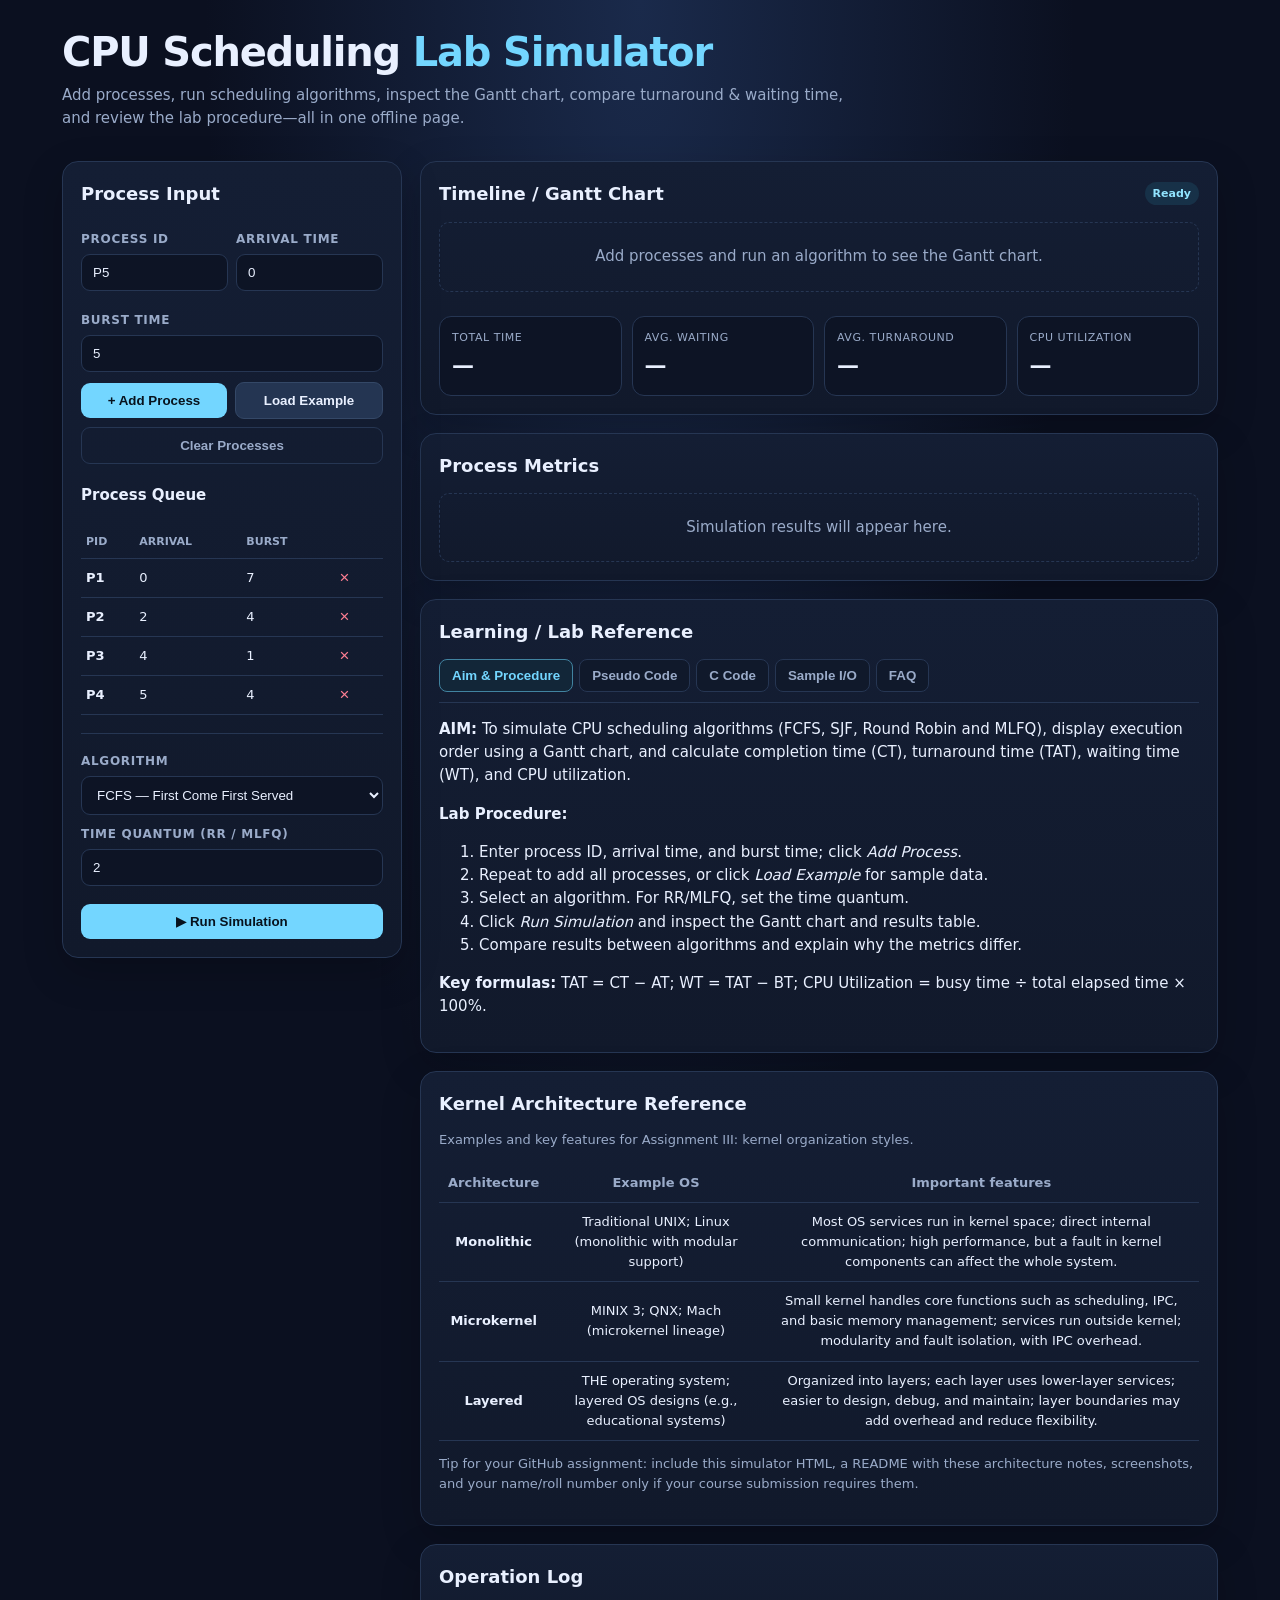
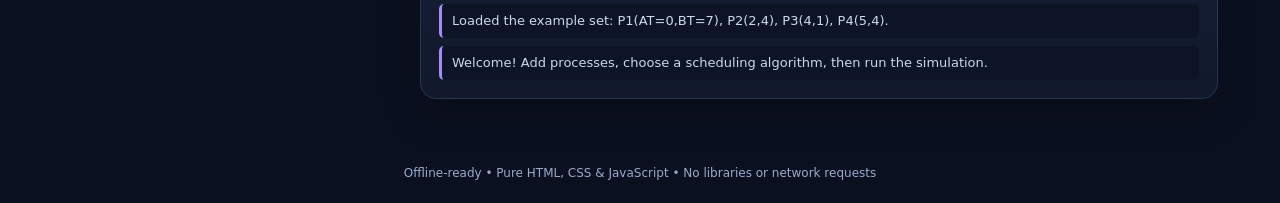
<file: index.html>
<!DOCTYPE html>

<html lang="en">
<head>
<meta charset="utf-8"/><meta content="width=device-width, initial-scale=1.0" name="viewport"/>
<title>OS CPU Scheduling Simulator</title>

<link href="style.css" rel="stylesheet"/></head>
<body>
<header><h1>CPU Scheduling <span>Lab Simulator</span></h1><p class="sub">Add processes, run scheduling algorithms, inspect the Gantt chart, compare turnaround &amp; waiting time, and review the lab procedure—all in one offline page.</p></header>
<div class="layout">
<aside class="panel controls"><h2>Process Input</h2>
<div class="row"><div class="field"><label>Process ID</label><input id="pid" placeholder="P5" value="P5"/></div><div class="field"><label>Arrival Time</label><input id="arrival" min="0" type="number" value="0"/></div></div>
<div class="field"><label>Burst Time</label><input id="burst" min="1" type="number" value="5"/></div>
<div class="row"><button class="btn" id="addBtn">+ Add Process</button><button class="btn secondary" id="sampleBtn">Load Example</button></div>
<div class="row" style="margin-top:8px"><button class="btn ghost" id="clearBtn">Clear Processes</button></div>
<h3>Process Queue</h3><div class="table-scroll"><table class="process-table"><thead><tr><th>PID</th><th>Arrival</th><th>Burst</th><th></th></tr></thead><tbody id="processRows"></tbody></table></div><div class="info" id="processEmpty" style="padding:10px 0">No processes added yet.</div>
<hr style="border:0;border-top:1px solid var(--line);margin:18px 0"/>
<div class="field"><label>Algorithm</label><select id="algo"><option value="fcfs">FCFS — First Come First Served</option><option value="sjf">SJF — Shortest Job First (non-preemptive)</option><option value="rr">Round Robin</option><option value="mlfq">MLFQ — 3 queue levels (demo)</option></select></div>
<div class="field" id="quantumField"><label>Time Quantum (RR / MLFQ)</label><input id="quantum" min="1" type="number" value="2"/></div>
<button class="btn" id="runBtn" style="width:100%;margin-top:8px">▶ Run Simulation</button>
</aside>
<main class="right">
<section class="panel"><div class="toprow"><h2 style="margin:0">Timeline / Gantt Chart</h2><span class="pill" id="algoLabel">Ready</span></div><div class="empty" id="ganttArea" style="margin-top:15px">Add processes and run an algorithm to see the Gantt chart.</div><div class="legend" id="legend"></div><div class="metric-grid"><div class="metric"><div class="k">Total Time</div><div class="v" id="totalTime">—</div></div><div class="metric"><div class="k">Avg. Waiting</div><div class="v" id="avgWT">—</div></div><div class="metric"><div class="k">Avg. Turnaround</div><div class="v" id="avgTAT">—</div></div><div class="metric"><div class="k">CPU Utilization</div><div class="v" id="cpuUtil">—</div></div></div></section>
<section class="panel"><h2>Process Metrics</h2><div class="empty" id="metricsTable">Simulation results will appear here.</div></section>
<section class="panel"><h2>Learning / Lab Reference</h2><div class="tabs"><button class="tab active" data-tab="aim">Aim &amp; Procedure</button><button class="tab" data-tab="pseudo">Pseudo Code</button><button class="tab" data-tab="c">C Code</button><button class="tab" data-tab="io">Sample I/O</button><button class="tab" data-tab="faq">FAQ</button></div>
<div class="content active" id="aim"><p><strong>AIM:</strong> To simulate CPU scheduling algorithms (FCFS, SJF, Round Robin and MLFQ), display execution order using a Gantt chart, and calculate completion time (CT), turnaround time (TAT), waiting time (WT), and CPU utilization.</p><p><strong>Lab Procedure:</strong></p><ol><li>Enter process ID, arrival time, and burst time; click <em>Add Process</em>.</li><li>Repeat to add all processes, or click <em>Load Example</em> for sample data.</li><li>Select an algorithm. For RR/MLFQ, set the time quantum.</li><li>Click <em>Run Simulation</em> and inspect the Gantt chart and results table.</li><li>Compare results between algorithms and explain why the metrics differ.</li></ol><p><strong>Key formulas:</strong> TAT = CT − AT; WT = TAT − BT; CPU Utilization = busy time ÷ total elapsed time × 100%.</p></div>
<div class="content" id="pseudo"><pre class="code">FCFS / SJF (non-preemptive):
1. Set current time = 0.
2. While unfinished processes remain:
   a. Find arrived, unfinished processes.
   b. If none, advance time to next arrival (CPU idle).
   c. Select FCFS: earliest arrival (tie: input order),
      or SJF: smallest burst (tie: arrival then input order).
   d. Run selected process to completion.
   e. CT = finish time; TAT = CT - AT; WT = TAT - BT.

ROUND ROBIN:
1. Sort by arrival time; initialize ready queue and time.
2. Add all processes that have arrived to ready queue.
3. If queue empty, jump to next arrival (idle).
4. Dequeue process; run for min(quantum, remaining burst).
5. Add newly arrived processes; if unfinished, enqueue it.
6. Repeat until all complete; calculate CT, TAT, WT.

MLFQ demo (3 levels):
1. New process enters Q0; Q0 quantum = q.
2. If unfinished after Q0, demote to Q1 (quantum = 2q).
3. If unfinished after Q1, demote to Q2 (FCFS to completion).
4. Higher priority queues run before lower queues.
5. Compute metrics from completion times.</pre></div>
<div class="content" id="c"><p class="info">This compact C program demonstrates FCFS scheduling and calculates CT, TAT, WT. The browser simulator supports all four algorithms.</p><pre class="code">#include &lt;stdio.h&gt;

struct Process { int pid, at, bt, ct, tat, wt; };
int main(void) {
    int n, i, time = 0;
    struct Process p[20];
    printf("Number of processes: "); scanf("%d", &amp;n);
    for (i=0; i&lt;n; i++) {
        printf("Enter PID, Arrival, Burst: ");
        scanf("%d %d %d", &amp;p[i].pid, &amp;p[i].at, &amp;p[i].bt);
    }
    /* FCFS: simple sort by arrival time */
    for (i=0; i&lt;n-1; i++) for (int j=i+1; j&lt;n; j++)
        if (p[i].at &gt; p[j].at) {
            struct Process t=p[i]; p[i]=p[j]; p[j]=t;
        }
    for (i=0; i&lt;n; i++) {
        if (time &lt; p[i].at) time=p[i].at; /* idle */
        time += p[i].bt;
        p[i].ct=time;
        p[i].tat=p[i].ct-p[i].at;
        p[i].wt=p[i].tat-p[i].bt;
    }
    printf("PID AT BT CT TAT WT\\n");
    for (i=0; i&lt;n; i++)
        printf("%d %d %d %d %d %d\\n", p[i].pid,p[i].at,
          p[i].bt,p[i].ct,p[i].tat,p[i].wt);
    return 0;
}</pre></div>
<div class="content" id="io"><strong>Sample input (Load Example):</strong><pre class="code">PID   Arrival   Burst
P1       0       7
P2       2       4
P3       4       1
P4       5       4</pre><strong>Example expected FCFS results:</strong><pre class="code">PID  CT  TAT  WT
P1   7    7    0
P2  11    9    5
P3  12    8    7
P4  16   11    7</pre><p class="info">The exact chart and metrics update based on the selected algorithm.</p></div>
<div class="content faq" id="faq"><details><summary>What is CPU scheduling?</summary><p>CPU scheduling chooses a ready process to execute on the processor.</p></details><details><summary>What is Arrival Time (AT)?</summary><p>The time when a process enters the ready queue/system.</p></details><details><summary>What is Burst Time (BT)?</summary><p>The CPU time required by a process to finish execution.</p></details><details><summary>Completion Time (CT)?</summary><p>The clock time when the process finishes execution.</p></details><details><summary>Turnaround Time (TAT)?</summary><p>Total elapsed time from arrival until completion: CT − AT.</p></details><details><summary>Waiting Time (WT)?</summary><p>Total time spent waiting in the ready queue: TAT − BT (for these CPU-only simulations).</p></details><details><summary>FCFS vs SJF?</summary><p>FCFS selects the process that arrived first. SJF selects the shortest burst among currently arrived processes and is non-preemptive here.</p></details><details><summary>Why Round Robin?</summary><p>It shares CPU time in slices, improving responsiveness for interactive/time-sharing systems. A smaller quantum adds switching overhead conceptually; this simulator does not model that overhead.</p></details><details><summary>What is MLFQ?</summary><p>Multilevel Feedback Queue uses multiple priority queues and can demote CPU-heavy processes. This demo uses three queues with fixed quanta and no promotion/aging.</p></details></div>
</section><section class="panel"><h2>Kernel Architecture Reference</h2><p class="info">Examples and key features for Assignment III: kernel organization styles.</p><div class="table-scroll"><table class="results"><thead><tr><th>Architecture</th><th>Example OS</th><th>Important features</th></tr></thead><tbody><tr><td><strong>Monolithic</strong></td><td>Traditional UNIX; Linux (monolithic with modular support)</td><td>Most OS services run in kernel space; direct internal communication; high performance, but a fault in kernel components can affect the whole system.</td></tr><tr><td><strong>Microkernel</strong></td><td>MINIX 3; QNX; Mach (microkernel lineage)</td><td>Small kernel handles core functions such as scheduling, IPC, and basic memory management; services run outside kernel; modularity and fault isolation, with IPC overhead.</td></tr><tr><td><strong>Layered</strong></td><td>THE operating system; layered OS designs (e.g., educational systems)</td><td>Organized into layers; each layer uses lower-layer services; easier to design, debug, and maintain; layer boundaries may add overhead and reduce flexibility.</td></tr></tbody></table></div><p class="info">Tip for your GitHub assignment: include this simulator HTML, a README with these architecture notes, screenshots, and your name/roll number only if your course submission requires them.</p></section><section class="panel"><h2>Operation Log</h2><div class="log" id="log"><div class="logline">Welcome! Add processes, choose a scheduling algorithm, then run the simulation.</div></div></section>
</main></div><div class="footer">Offline-ready • Pure HTML, CSS &amp; JavaScript • No libraries or network requests</div>

<script src="script.js"></script></body>
</html>
</file>
<file: style.css>
:root{--bg:#0b1020;--panel:#121a2e;--panel2:#17223a;--text:#e9f0ff;--muted:#9aabc9;--line:#263653;--accent:#73d6ff;--accent2:#a78bfa;--green:#54d6a2;--orange:#ffbd69;--red:#ff7f93;--shadow:0 14px 40px #0003}*{box-sizing:border-box}body{margin:0;background:radial-gradient(ellipse at top,#1a2a4b 0,#0b1020 48%);color:var(--text);font:15px/1.55 system-ui,-apple-system,Segoe UI,Roboto,sans-serif}header{max-width:1200px;margin:auto;padding:30px 22px 18px}h1{font-size:clamp(25px,4vw,40px);line-height:1.1;margin:0 0 10px;letter-spacing:-.03em}h1 span{color:var(--accent)}.sub{color:var(--muted);max-width:800px;margin:0}.layout{max-width:1200px;margin:auto;padding:12px 22px 45px;display:grid;grid-template-columns:340px 1fr;gap:18px}.panel{background:linear-gradient(180deg,#141e34,#11192b);border:1px solid var(--line);border-radius:16px;padding:18px;box-shadow:var(--shadow)}.panel h2{margin:0 0 13px;font-size:18px}.panel h3{margin:20px 0 8px;font-size:15px}.controls{position:sticky;top:12px;height:max-content}.field{display:grid;gap:5px;margin:10px 0}.field label{font-size:12px;color:var(--muted);font-weight:700;letter-spacing:.06em;text-transform:uppercase}.field input,.field select{width:100%;border:1px solid var(--line);background:#0d1425;color:var(--text);padding:10px 11px;border-radius:9px;outline:none}.field input:focus,.field select:focus{border-color:var(--accent);box-shadow:0 0 0 3px #73d6ff18}.row{display:flex;gap:8px;align-items:center}.row>*{flex:1}.btn{border:0;border-radius:9px;padding:10px 12px;font-weight:700;cursor:pointer;background:var(--accent);color:#07121d;transition:.15s}.btn:hover{filter:brightness(1.08);transform:translateY(-1px)}.btn.secondary{background:#243552;color:var(--text);border:1px solid #344867}.btn.ghost{background:transparent;color:var(--muted);border:1px solid var(--line)}.btn.danger{background:#3b2535;color:#ffb0bd;border:1px solid #653346}.process-table{width:100%;border-collapse:collapse;margin-top:10px;font-size:13px}.process-table th,.process-table td{text-align:left;border-bottom:1px solid var(--line);padding:8px 5px}.process-table th{color:var(--muted);font-size:11px;text-transform:uppercase}.del{border:0;background:transparent;color:var(--red);cursor:pointer;font-size:17px}.right{display:grid;gap:18px}.toprow{display:flex;justify-content:space-between;gap:10px;align-items:center;flex-wrap:wrap}.metric-grid{display:grid;grid-template-columns:repeat(4,1fr);gap:10px;margin-top:14px}.metric{background:#0d1425;border:1px solid var(--line);border-radius:12px;padding:12px}.metric .k{font-size:11px;color:var(--muted);text-transform:uppercase;letter-spacing:.05em}.metric .v{font-size:22px;font-weight:800;margin-top:3px}.metric .v small{font-size:12px;color:var(--muted);font-weight:500}.chart-wrap{overflow-x:auto;padding:10px 0 3px}.gantt{display:flex;min-width:max-content;align-items:stretch;height:66px;border:1px solid var(--line);border-radius:10px;overflow:hidden;background:#0a1120}.block{position:relative;min-width:36px;display:flex;justify-content:center;align-items:center;flex-direction:column;color:#08121d;font-weight:800;border-right:1px solid #ffffff35;overflow:hidden}.block .proc{font-size:13px}.block .time{font-size:11px;opacity:.8}.idle{background:#34435d;color:#c7d3e6!important}.timeaxis{display:flex;min-width:max-content;justify-content:space-between;font-size:11px;color:var(--muted);padding-top:7px}.legend{display:flex;gap:9px;flex-wrap:wrap;margin-top:10px}.legend span{font-size:12px;color:var(--muted);display:flex;align-items:center;gap:5px}.swatch{width:10px;height:10px;border-radius:3px;display:inline-block}.tabs{display:flex;gap:6px;flex-wrap:wrap;border-bottom:1px solid var(--line);padding-bottom:10px;margin-bottom:12px}.tab{border:1px solid var(--line);background:#10192b;color:var(--muted);padding:8px 12px;border-radius:8px;cursor:pointer;font-weight:700}.tab.active{color:var(--accent);border-color:#4183a0;background:#122638}.content{display:none}.content.active{display:block}.log{max-height:260px;overflow:auto;display:grid;gap:8px}.logline{border-left:3px solid var(--accent2);padding:7px 10px;background:#0c1425;border-radius:5px;color:#cbd8ee;font-size:13px}.logline strong{color:var(--text)}.info{color:var(--muted);font-size:13px}.code{white-space:pre;overflow:auto;background:#0a1120;padding:12px;border:1px solid var(--line);border-radius:10px;font:12px/1.5 ui-monospace,SFMono-Regular,Consolas,monospace;color:#cfe3ff}.faq details{border-bottom:1px solid var(--line);padding:10px 0}.faq summary{cursor:pointer;font-weight:700}.faq p{margin:7px 0 0;color:var(--muted);font-size:13px}.table-scroll{overflow:auto}.results{width:100%;border-collapse:collapse;font-size:13px}.results th,.results td{padding:9px;border-bottom:1px solid var(--line);text-align:center}.results th{color:var(--muted)}.pill{padding:3px 8px;border-radius:20px;background:#173148;color:#92e4ff;font-size:11px;font-weight:700}.empty{color:var(--muted);padding:22px;text-align:center;border:1px dashed var(--line);border-radius:10px}.footer{color:var(--muted);font-size:12px;text-align:center;padding:20px}@media(max-width:850px){.layout{grid-template-columns:1fr}.controls{position:static}.metric-grid{grid-template-columns:repeat(2,1fr)}}@media(max-width:430px){header,.layout{padding-left:14px;padding-right:14px}.panel{padding:14px}.metric .v{font-size:19px}}
</file>
